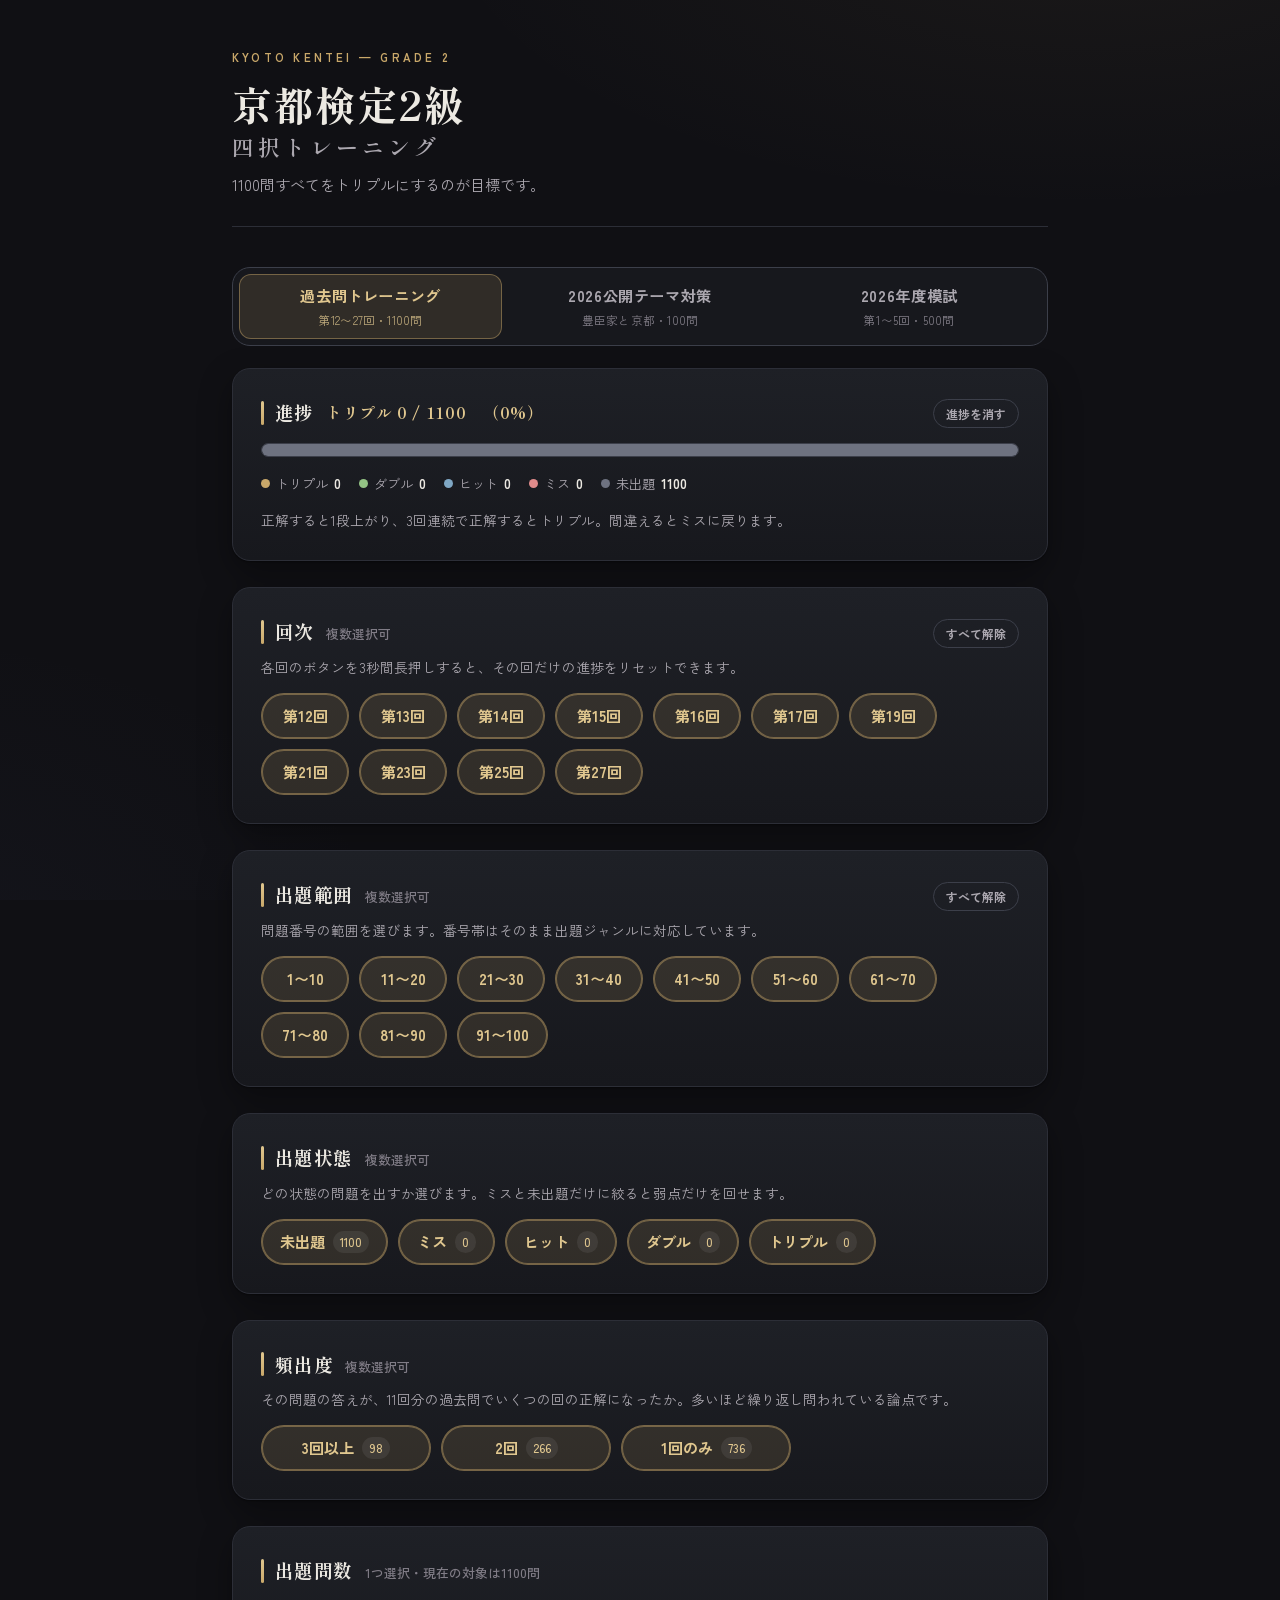
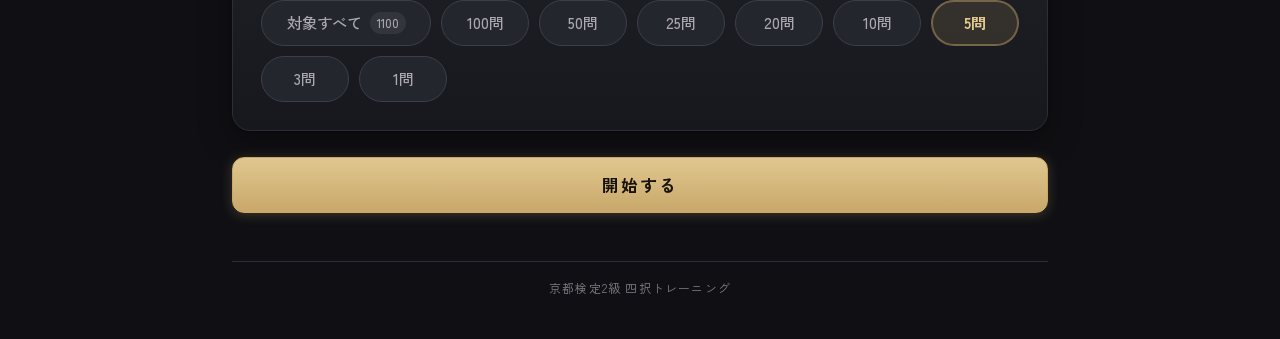
<file: index.html>
<!DOCTYPE html>
<html lang="ja">
<head>
  <meta charset="UTF-8">
  <meta name="viewport" content="width=device-width, initial-scale=1.0">
  <meta name="color-scheme" content="dark">
  <meta name="theme-color" content="#101014">
  <title>京都検定2級 四択トレーニング</title>

  <link rel="preconnect" href="https://fonts.googleapis.com">
  <link rel="preconnect" href="https://fonts.gstatic.com" crossorigin>
  <link href="https://fonts.googleapis.com/css2?family=Shippori+Mincho:wght@600;700&family=Zen+Kaku+Gothic+New:wght@400;500;700&display=swap" rel="stylesheet">

  <link rel="stylesheet" href="style.css?v=5.0.0">

  <script async src="https://www.googletagmanager.com/gtag/js?id=G-TKL5WQJBSB"></script>
  <script>
    window.dataLayer = window.dataLayer || [];
    function gtag(){dataLayer.push(arguments);}
    gtag('js', new Date());
    gtag('config', 'G-TKL5WQJBSB');
  </script>
</head>

<body>
<div class="app">

  <!-- ========================= -->
  <!-- ① 設定画面 -->
  <!-- ========================= -->
  <main id="screen-start" class="screen">
    <header class="app-header">
      <p class="app-eyebrow">KYOTO KENTEI — GRADE 2</p>
      <h1 class="app-title">京都検定2級<span class="app-title-sub">四択トレーニング</span></h1>
      <p class="app-lead" id="app-lead">1100問すべてをトリプルにするのが目標です。</p>
    </header>

    <!-- 学習モード切替。active な公開テーマがあるときだけ theme.js が表示する -->
    <nav id="mode-switch" class="mode-switch" role="tablist" aria-label="学習モード" hidden>
      <button type="button" class="mode-tab mode-tab-past" id="mode-tab-past" role="tab"
              data-mode="past" aria-controls="mode-past" aria-selected="true">
        <span class="mode-tab-main">過去問トレーニング</span>
        <span class="mode-tab-sub">第12〜27回・1100問</span>
      </button>
    </nav>

    <p id="mock-load-warning" class="alert" role="alert" hidden>2026年度模試の読み込みに失敗しました。再読み込みしてください。過去問・公開テーマはそのまま利用できます。</p>

    <!-- ===== 過去問トレーニング モード ===== -->
    <div id="mode-past" class="mode-panel" role="tabpanel" aria-labelledby="mode-tab-past">

    <!-- 進捗 -->
    <section class="panel mastery-panel" aria-labelledby="mastery-heading">
      <div class="panel-head">
        <h2 id="mastery-heading" class="panel-title">進捗</h2>
        <p id="mastery-headline" class="mastery-headline"></p>
        <button type="button" id="reset-progress-btn" class="btn-ghost btn-small">進捗を消す</button>
      </div>

      <div class="mastery-bar" id="mastery-bar" role="progressbar"
           aria-label="トリプル到達率" aria-valuemin="0" aria-valuemax="100" aria-valuenow="0">
        <span class="mastery-seg seg-triple" id="seg-triple"></span>
        <span class="mastery-seg seg-double" id="seg-double"></span>
        <span class="mastery-seg seg-hit" id="seg-hit"></span>
        <span class="mastery-seg seg-miss" id="seg-miss"></span>
        <span class="mastery-seg seg-new" id="seg-new"></span>
      </div>

      <ul class="mastery-legend">
        <li><span class="dot dot-triple"></span>トリプル<b id="count-triple">0</b></li>
        <li><span class="dot dot-double"></span>ダブル<b id="count-double">0</b></li>
        <li><span class="dot dot-hit"></span>ヒット<b id="count-hit">0</b></li>
        <li><span class="dot dot-miss"></span>ミス<b id="count-miss">0</b></li>
        <li><span class="dot dot-new"></span>未出題<b id="count-new">0</b></li>
      </ul>

      <p id="mastery-note" class="panel-desc mastery-note">
        正解すると1段上がり、3回連続で正解するとトリプル。間違えるとミスに戻ります。
      </p>
    </section>

    <!-- 回次 -->
    <section class="panel" aria-labelledby="exam-heading">
      <div class="panel-head">
        <h2 id="exam-heading" class="panel-title">回次</h2>
        <p class="panel-note">複数選択可</p>
        <button type="button" id="exam-toggle-btn" class="btn-ghost btn-small">すべて解除</button>
      </div>

      <p class="panel-desc">各回のボタンを3秒間長押しすると、その回だけの進捗をリセットできます。</p>

      <div id="exam-options" class="chip-group" role="group" aria-labelledby="exam-heading">
        <input type="checkbox" id="exam-12" name="exam" value="12" checked>
        <label class="chip" for="exam-12">第12回</label>

        <input type="checkbox" id="exam-13" name="exam" value="13" checked>
        <label class="chip" for="exam-13">第13回</label>

        <input type="checkbox" id="exam-14" name="exam" value="14" checked>
        <label class="chip" for="exam-14">第14回</label>

        <input type="checkbox" id="exam-15" name="exam" value="15" checked>
        <label class="chip" for="exam-15">第15回</label>

        <input type="checkbox" id="exam-16" name="exam" value="16" checked>
        <label class="chip" for="exam-16">第16回</label>

        <input type="checkbox" id="exam-17" name="exam" value="17" checked>
        <label class="chip" for="exam-17">第17回</label>

        <input type="checkbox" id="exam-19" name="exam" value="19" checked>
        <label class="chip" for="exam-19">第19回</label>

        <input type="checkbox" id="exam-21" name="exam" value="21" checked>
        <label class="chip" for="exam-21">第21回</label>

        <input type="checkbox" id="exam-23" name="exam" value="23" checked>
        <label class="chip" for="exam-23">第23回</label>

        <input type="checkbox" id="exam-25" name="exam" value="25" checked>
        <label class="chip" for="exam-25">第25回</label>

        <input type="checkbox" id="exam-27" name="exam" value="27" checked>
        <label class="chip" for="exam-27">第27回</label>
      </div>
    </section>

    <!-- 出題範囲 -->
    <section class="panel" aria-labelledby="range-heading">
      <div class="panel-head">
        <h2 id="range-heading" class="panel-title">出題範囲</h2>
        <p class="panel-note">複数選択可</p>
        <button type="button" id="range-toggle-btn" class="btn-ghost btn-small">すべて解除</button>
      </div>
      <p class="panel-desc">問題番号の範囲を選びます。番号帯はそのまま出題ジャンルに対応しています。</p>

      <div class="chip-group" role="group" aria-labelledby="range-heading">
        <input type="checkbox" id="range-01-10" name="range" value="1-10" checked>
        <label class="chip" for="range-01-10">1〜10</label>

        <input type="checkbox" id="range-11-20" name="range" value="11-20" checked>
        <label class="chip" for="range-11-20">11〜20</label>

        <input type="checkbox" id="range-21-30" name="range" value="21-30" checked>
        <label class="chip" for="range-21-30">21〜30</label>

        <input type="checkbox" id="range-31-40" name="range" value="31-40" checked>
        <label class="chip" for="range-31-40">31〜40</label>

        <input type="checkbox" id="range-41-50" name="range" value="41-50" checked>
        <label class="chip" for="range-41-50">41〜50</label>

        <input type="checkbox" id="range-51-60" name="range" value="51-60" checked>
        <label class="chip" for="range-51-60">51〜60</label>

        <input type="checkbox" id="range-61-70" name="range" value="61-70" checked>
        <label class="chip" for="range-61-70">61〜70</label>

        <input type="checkbox" id="range-71-80" name="range" value="71-80" checked>
        <label class="chip" for="range-71-80">71〜80</label>

        <input type="checkbox" id="range-81-90" name="range" value="81-90" checked>
        <label class="chip" for="range-81-90">81〜90</label>

        <input type="checkbox" id="range-91-100" name="range" value="91-100" checked>
        <label class="chip" for="range-91-100">91〜100</label>
      </div>
    </section>

    <!-- 出題状態 -->
    <section class="panel" aria-labelledby="stage-heading">
      <div class="panel-head">
        <h2 id="stage-heading" class="panel-title">出題状態</h2>
        <p class="panel-note">複数選択可</p>
      </div>
      <p class="panel-desc">どの状態の問題を出すか選びます。ミスと未出題だけに絞ると弱点だけを回せます。</p>

      <div class="chip-group" role="group" aria-labelledby="stage-heading">
        <input type="checkbox" id="stage-new" name="stage" value="new" checked>
        <label class="chip" for="stage-new">未出題<span class="chip-count" id="chip-count-new">0</span></label>

        <input type="checkbox" id="stage-miss" name="stage" value="miss" checked>
        <label class="chip" for="stage-miss">ミス<span class="chip-count" id="chip-count-miss">0</span></label>

        <input type="checkbox" id="stage-hit" name="stage" value="hit" checked>
        <label class="chip" for="stage-hit">ヒット<span class="chip-count" id="chip-count-hit">0</span></label>

        <input type="checkbox" id="stage-double" name="stage" value="double" checked>
        <label class="chip" for="stage-double">ダブル<span class="chip-count" id="chip-count-double">0</span></label>

        <input type="checkbox" id="stage-triple" name="stage" value="triple" checked>
        <label class="chip" for="stage-triple">トリプル<span class="chip-count" id="chip-count-triple">0</span></label>
      </div>
    </section>

    <!-- 頻出度 -->
    <section class="panel" aria-labelledby="freq-heading">
      <div class="panel-head">
        <h2 id="freq-heading" class="panel-title">頻出度</h2>
        <p class="panel-note">複数選択可</p>
      </div>
      <p class="panel-desc">その問題の答えが、11回分の過去問でいくつの回の正解になったか。多いほど繰り返し問われている論点です。</p>

      <div class="chip-group" role="group" aria-labelledby="freq-heading">
        <input type="checkbox" id="freq-high" name="freq" value="high" checked>
        <label class="chip chip-wide" for="freq-high">3回以上<span class="chip-count">98</span></label>

        <input type="checkbox" id="freq-mid" name="freq" value="mid" checked>
        <label class="chip chip-wide" for="freq-mid">2回<span class="chip-count">266</span></label>

        <input type="checkbox" id="freq-low" name="freq" value="low" checked>
        <label class="chip chip-wide" for="freq-low">1回のみ<span class="chip-count">736</span></label>
      </div>
    </section>

    <!-- 出題問数 -->
    <section class="panel" aria-labelledby="count-heading">
      <div class="panel-head">
        <h2 id="count-heading" class="panel-title">出題問数</h2>
        <p id="count-availability" class="panel-note" aria-live="polite">1つ選択</p>
      </div>

      <div class="chip-group" role="radiogroup" aria-labelledby="count-heading">
        <input type="radio" id="count-all" name="count" value="all">
        <label class="chip chip-wide" for="count-all">対象すべて<span class="chip-count" id="count-all-num">0</span></label>

        <input type="radio" id="count-100" name="count" value="100">
        <label class="chip" for="count-100">100問</label>

        <input type="radio" id="count-50" name="count" value="50">
        <label class="chip" for="count-50">50問</label>

        <input type="radio" id="count-25" name="count" value="25">
        <label class="chip" for="count-25">25問</label>

        <input type="radio" id="count-20" name="count" value="20">
        <label class="chip" for="count-20">20問</label>

        <input type="radio" id="count-10" name="count" value="10">
        <label class="chip" for="count-10">10問</label>

        <input type="radio" id="count-5" name="count" value="5" checked>
        <label class="chip" for="count-5">5問</label>

        <input type="radio" id="count-3" name="count" value="3">
        <label class="chip" for="count-3">3問</label>

        <input type="radio" id="count-1" name="count" value="1">
        <label class="chip" for="count-1">1問</label>
      </div>
    </section>

    <div id="start-error" class="alert" role="alert" hidden></div>

    <button id="start-btn" type="button" class="btn-primary btn-block">開始する</button>

    </div>
    <!-- ===== /過去問トレーニング モード ===== -->

    <!-- ===== 公開テーマ モード（期間限定・過去問とは別管理）=====
         theme.js が data/themes.json の active なテーマごとにパネルを描画する -->
    <div id="theme-area" class="theme-area" hidden></div>
    <div id="mode-mock-2026" class="mode-panel" role="tabpanel" aria-labelledby="mode-tab-mock-2026" hidden></div>
  </main>

  <!-- ========================= -->
  <!-- ② 出題画面 -->
  <!-- ========================= -->
  <main id="screen-quiz" class="screen" hidden>
    <div class="quiz-top">
      <p class="quiz-meta">
        <span id="question-meta"></span>
        <span id="question-stage" class="stage-tag"></span>
      </p>
      <p id="question-counter" class="quiz-counter" aria-live="polite"></p>
    </div>

    <div class="progress" role="progressbar" aria-label="進捗"
         aria-valuemin="0" aria-valuemax="100" aria-valuenow="0" id="progress-bar">
      <div class="progress-fill" id="progress-fill"></div>
    </div>

    <article class="panel quiz-panel">
      <h2 id="question-text" class="question-text" tabindex="-1"></h2>

      <div id="answer-area" class="answer-area"></div>

      <p class="quiz-hint" aria-hidden="true">キー 1〜4 で選択 ／ Enter で次へ</p>

      <button id="next-btn" type="button" class="btn-primary btn-block">次へ</button>
    </article>
  </main>

  <!-- ========================= -->
  <!-- ③ 結果画面 -->
  <!-- ========================= -->
  <main id="screen-result" class="screen" hidden>
    <header class="result-head">
      <p class="app-eyebrow">RESULT</p>
      <h2 class="panel-title-lg">結果</h2>
    </header>

    <section class="panel score-panel" aria-labelledby="score">
      <p id="score" class="score-line"></p>
      <div class="score-detail">
        <p id="score-percent" class="score-percent"></p>
        <p id="score-sub" class="score-sub"></p>
        <p id="score-changes" class="score-changes"></p>
      </div>
    </section>

    <section aria-label="各問題の結果">
      <ol id="result-list" class="result-list"></ol>
    </section>

    <button id="back-to-start-btn" type="button" class="btn-secondary btn-block">スタート画面に戻る</button>
  </main>

  <footer class="app-footer">
    <p>京都検定2級 四択トレーニング</p>
  </footer>
</div>

<script src="app.js?v=5.0.0"></script>
<script src="mock.js?v=5.0.0"></script>
<script src="theme.js?v=5.0.0"></script>
</body>
</html>
</file>
<file: style.css>
/* =====================================================
   京都検定2級 四択トレーニング — Design System
   墨（すみ）の背景に金茶のひと差し。静かな学習ツール。
   ===================================================== */

:root {
  /* 色 — 京の伝統色を基調に */
  --bg: #101014;            /* 墨 */
  --bg-glow: #16151c;
  --surface: #17181d;       /* 面 */
  --surface-2: #1e2026;     /* 面（強調） */
  --surface-3: #24262e;
  --line: #2c2e37;          /* 罫線 */
  --line-strong: #3c3f4a;

  --text: #ece9e2;          /* 和紙色の白 */
  --text-dim: #aca8b0;
  --text-faint: #807c86;

  --gold: #c9a86a;          /* 金茶 — 唯一のアクセント */
  --gold-bright: #e0c78f;
  --gold-dim: rgba(201, 168, 106, 0.14);
  --gold-line: rgba(201, 168, 106, 0.45);

  --ok: #9ecf8f;            /* 若苗 */
  --ok-bg: rgba(120, 190, 110, 0.12);
  --ng: #ef9a9a;            /* 退紅 */
  --ng-bg: rgba(220, 90, 90, 0.12);

  --focus: #7db8ff;         /* フォーカスリング（アクセントと衝突しない寒色） */

  /* 字 */
  --font-body: "Zen Kaku Gothic New", "Hiragino Kaku Gothic ProN",
    "Noto Sans JP", -apple-system, BlinkMacSystemFont, sans-serif;
  --font-display: "Shippori Mincho", "Hiragino Mincho ProN",
    "Yu Mincho", serif;

  /* 形 */
  --radius: 12px;
  --radius-lg: 18px;
  --shadow: 0 1px 2px rgba(0, 0, 0, 0.4), 0 12px 32px rgba(0, 0, 0, 0.35);
}

/* =========================
   ベース
========================= */
*,
*::before,
*::after {
  box-sizing: border-box;
}

html {
  -webkit-text-size-adjust: 100%;
}

body {
  margin: 0;
  min-height: 100vh;
  background-color: var(--bg);
  background-image:
    radial-gradient(1100px 500px at 85% -10%, rgba(201, 168, 106, 0.06), transparent 60%),
    radial-gradient(900px 600px at -10% 110%, rgba(80, 90, 140, 0.07), transparent 60%);
  background-attachment: fixed;
  color: var(--text);
  font-family: var(--font-body);
  font-size: 16px;
  line-height: 1.7;
}

.app {
  max-width: 880px;
  margin: 0 auto;
  padding: clamp(20px, 4vw, 48px) clamp(16px, 4vw, 32px) 40px;
}

[hidden] {
  display: none !important;
}

.screen {
  animation: screen-in 0.35s ease both;
}

@keyframes screen-in {
  from {
    opacity: 0;
    transform: translateY(8px);
  }
  to {
    opacity: 1;
    transform: none;
  }
}

/* =========================
   見出し・ヘッダー
========================= */
.app-header {
  margin-bottom: clamp(24px, 4vw, 40px);
  padding-bottom: clamp(18px, 3vw, 28px);
  border-bottom: 1px solid var(--line);
}

.app-eyebrow {
  margin: 0 0 10px;
  color: var(--gold);
  font-size: 0.72rem;
  font-weight: 700;
  letter-spacing: 0.28em;
}

.app-title {
  margin: 0 0 12px;
  font-family: var(--font-display);
  font-size: clamp(1.7rem, 4.5vw, 2.5rem);
  font-weight: 700;
  line-height: 1.3;
  letter-spacing: 0.04em;
}

.app-title-sub {
  display: block;
  margin-top: 2px;
  color: var(--text-dim);
  font-size: 0.55em;
  font-weight: 600;
  letter-spacing: 0.18em;
}

.app-lead {
  margin: 0;
  color: var(--text-dim);
  font-size: 0.95rem;
}

/* =========================
   パネル（共通カード）
========================= */
.panel {
  margin-bottom: clamp(18px, 3vw, 26px);
  padding: clamp(18px, 3.5vw, 28px);
  background: linear-gradient(180deg, var(--surface-2), var(--surface));
  border: 1px solid var(--line);
  border-radius: var(--radius-lg);
  box-shadow: var(--shadow);
}

.panel-head {
  display: flex;
  align-items: baseline;
  flex-wrap: wrap;
  gap: 4px 12px;
  margin-bottom: 14px;
}

.panel-title {
  position: relative;
  margin: 0;
  padding-left: 14px;
  font-family: var(--font-display);
  font-size: 1.15rem;
  font-weight: 700;
  letter-spacing: 0.08em;
}

/* 見出しの金の縦線 — セクションの署名 */
.panel-title::before {
  content: "";
  position: absolute;
  left: 0;
  top: 0.2em;
  bottom: 0.2em;
  width: 3px;
  border-radius: 2px;
  background: linear-gradient(180deg, var(--gold-bright), var(--gold));
}

.panel-title-lg {
  margin: 0;
  font-family: var(--font-display);
  font-size: clamp(1.5rem, 4vw, 2rem);
  font-weight: 700;
  letter-spacing: 0.08em;
}

.panel-note {
  margin: 0;
  color: var(--text-faint);
  font-size: 0.8rem;
  font-weight: 500;
}

.panel-desc {
  margin: -6px 0 14px;
  color: var(--text-dim);
  font-size: 0.85rem;
}

.panel-head .btn-ghost {
  margin-left: auto;
}

/* =========================
   選択チップ
========================= */
.chip-group {
  display: flex;
  flex-wrap: wrap;
  gap: 10px;
}

.chip-group input[type="radio"],
.chip-group input[type="checkbox"] {
  position: absolute;
  width: 1px;
  height: 1px;
  margin: -1px;
  clip-path: inset(50%);
  overflow: hidden;
}

.chip {
  display: inline-flex;
  align-items: center;
  justify-content: center;
  min-height: 46px;
  min-width: 88px;
  padding: 8px 18px;
  border: 1px solid var(--line-strong);
  border-radius: 999px;
  background-color: var(--surface-3);
  color: var(--text-dim);
  font-size: 0.95rem;
  font-weight: 500;
  cursor: pointer;
  user-select: none;
  transition:
    background-color 0.15s ease,
    border-color 0.15s ease,
    color 0.15s ease,
    box-shadow 0.15s ease,
    transform 0.06s ease;
}

.chip-wide {
  min-width: 170px;
}

.chip:hover {
  background-color: #2b2e37;
  border-color: #4c505c;
  color: var(--text);
}

.chip:active {
  transform: translateY(1px);
}

.chip-group input:checked + .chip {
  background-color: var(--gold-dim);
  border-color: var(--gold-line);
  color: var(--gold-bright);
  font-weight: 700;
  box-shadow: inset 0 0 0 1px var(--gold-line);
}

.chip-group input:checked + .chip:hover {
  background-color: rgba(201, 168, 106, 0.2);
}

.chip-group input:focus-visible + .chip {
  outline: 3px solid var(--focus);
  outline-offset: 2px;
}

.chip-group input:disabled + .chip {
  opacity: 0.38;
  cursor: not-allowed;
  background-color: var(--surface);
  border-color: var(--line);
  color: var(--text-faint);
  box-shadow: none;
}

.chip-group input:disabled + .chip:hover {
  background-color: var(--surface);
  border-color: var(--line);
  color: var(--text-faint);
}

/* =========================
   ボタン
========================= */
.btn-primary,
.btn-secondary,
.btn-ghost {
  font-family: inherit;
  font-weight: 700;
  border-radius: var(--radius);
  cursor: pointer;
  transition:
    background-color 0.15s ease,
    border-color 0.15s ease,
    color 0.15s ease,
    box-shadow 0.15s ease,
    transform 0.06s ease;
}

.btn-primary {
  padding: 15px 24px;
  font-size: 1.05rem;
  letter-spacing: 0.12em;
  color: #17130a;
  background: linear-gradient(180deg, var(--gold-bright), var(--gold));
  border: 1px solid var(--gold);
  box-shadow: 0 2px 12px rgba(201, 168, 106, 0.25);
}

.btn-primary:hover {
  background: linear-gradient(180deg, #ead6a4, var(--gold-bright));
  box-shadow: 0 4px 18px rgba(201, 168, 106, 0.35);
}

.btn-primary:active {
  transform: translateY(1px);
  box-shadow: 0 1px 6px rgba(201, 168, 106, 0.25);
}

.btn-primary:disabled {
  background: var(--surface-3);
  border-color: var(--line-strong);
  color: var(--text-faint);
  box-shadow: none;
  cursor: not-allowed;
}

.btn-secondary {
  padding: 14px 24px;
  font-size: 1rem;
  letter-spacing: 0.1em;
  color: var(--text);
  background-color: transparent;
  border: 1px solid var(--line-strong);
}

.btn-secondary:hover {
  border-color: var(--gold-line);
  color: var(--gold-bright);
  background-color: var(--gold-dim);
}

.btn-secondary:active {
  transform: translateY(1px);
}

.btn-ghost {
  padding: 6px 14px;
  font-size: 0.8rem;
  font-weight: 600;
  color: var(--text-dim);
  background: transparent;
  border: 1px solid var(--line-strong);
  border-radius: 999px;
}

.btn-ghost:hover {
  color: var(--text);
  border-color: #4c505c;
  background-color: var(--surface-3);
}

.btn-block {
  display: block;
  width: 100%;
}

.btn-primary:focus-visible,
.btn-secondary:focus-visible,
.btn-ghost:focus-visible,
.choice-btn:focus-visible {
  outline: 3px solid var(--focus);
  outline-offset: 2px;
}

/* =========================
   エラー表示
========================= */
.alert {
  margin: 0 0 18px;
  padding: 14px 18px;
  border: 1px solid rgba(220, 90, 90, 0.5);
  border-radius: var(--radius);
  background-color: var(--ng-bg);
  color: var(--ng);
  font-weight: 500;
}

/* =========================
   出題画面
========================= */
.quiz-top {
  display: flex;
  flex-wrap: wrap;
  justify-content: space-between;
  align-items: baseline;
  gap: 4px 16px;
  margin-bottom: 10px;
}

.quiz-meta {
  margin: 0;
  color: var(--text-dim);
  font-size: 0.9rem;
  font-weight: 600;
  letter-spacing: 0.06em;
}

.quiz-counter {
  margin: 0;
  color: var(--gold-bright);
  font-family: var(--font-display);
  font-size: 1.05rem;
  font-weight: 700;
  font-variant-numeric: tabular-nums;
  letter-spacing: 0.08em;
}

.progress {
  height: 4px;
  margin-bottom: 20px;
  border-radius: 999px;
  background-color: var(--surface-3);
  overflow: hidden;
}

.progress-fill {
  height: 100%;
  width: 0%;
  border-radius: inherit;
  background: linear-gradient(90deg, var(--gold), var(--gold-bright));
  transition: width 0.3s ease;
}

.quiz-panel {
  padding-top: clamp(22px, 4vw, 32px);
}

.question-text {
  margin: 0 0 22px;
  font-size: clamp(1.1rem, 2.4vw, 1.35rem);
  font-weight: 700;
  line-height: 1.85;
  overflow-wrap: anywhere;
}

.answer-area {
  display: grid;
  gap: 12px;
}

.choice-btn {
  display: flex;
  align-items: flex-start;
  gap: 14px;
  width: 100%;
  padding: 14px 16px;
  font-family: inherit;
  font-size: 1rem;
  line-height: 1.6;
  text-align: left;
  color: var(--text);
  background-color: var(--surface-3);
  border: 1px solid var(--line-strong);
  border-radius: var(--radius);
  cursor: pointer;
  transition:
    background-color 0.15s ease,
    border-color 0.15s ease,
    box-shadow 0.15s ease,
    transform 0.06s ease;
}

.choice-btn:hover {
  background-color: #2b2e37;
  border-color: #4c505c;
}

.choice-btn:active {
  transform: translateY(1px);
}

.choice-marker {
  flex: 0 0 30px;
  display: inline-flex;
  align-items: center;
  justify-content: center;
  height: 30px;
  margin-top: 1px;
  border: 1px solid var(--line-strong);
  border-radius: 50%;
  color: var(--text-dim);
  font-size: 0.85rem;
  font-weight: 700;
  font-variant-numeric: tabular-nums;
  transition: inherit;
}

.choice-text {
  flex: 1 1 auto;
  overflow-wrap: anywhere;
}

.choice-btn.is-selected {
  background-color: var(--gold-dim);
  border-color: var(--gold-line);
  box-shadow: inset 0 0 0 1px var(--gold-line);
  color: var(--gold-bright);
  font-weight: 700;
}

.choice-btn.is-selected .choice-marker {
  background-color: var(--gold);
  border-color: var(--gold);
  color: #17130a;
}

.quiz-hint {
  margin: 16px 0 14px;
  color: var(--text-faint);
  font-size: 0.78rem;
  text-align: center;
  letter-spacing: 0.08em;
}

/* =========================
   結果画面
========================= */
.result-head {
  margin-bottom: 20px;
}

.score-panel {
  display: flex;
  flex-wrap: wrap;
  align-items: baseline;
  justify-content: space-between;
  gap: 8px 24px;
}

.score-line {
  margin: 0;
  font-family: var(--font-display);
  font-size: clamp(1.5rem, 4.5vw, 2.1rem);
  font-weight: 700;
  letter-spacing: 0.06em;
  font-variant-numeric: tabular-nums;
}

.score-line .score-num {
  color: var(--gold-bright);
  font-size: 1.35em;
}

.score-detail {
  text-align: right;
}

.score-percent {
  margin: 0;
  color: var(--gold);
  font-family: var(--font-display);
  font-size: 1.3rem;
  font-weight: 700;
  font-variant-numeric: tabular-nums;
}

.score-sub {
  margin: 2px 0 0;
  color: var(--text-dim);
  font-size: 0.85rem;
}

.result-list {
  list-style: none;
  margin: 0 0 24px;
  padding: 0;
  display: grid;
  gap: 14px;
}

.result-item {
  display: grid;
  grid-template-columns: auto 1fr;
  gap: 14px;
  padding: 18px 20px;
  background: linear-gradient(180deg, var(--surface-2), var(--surface));
  border: 1px solid var(--line);
  border-left-width: 4px;
  border-radius: var(--radius);
}

.result-item.is-correct {
  border-left-color: var(--ok);
}

.result-item.is-incorrect {
  border-left-color: var(--ng);
}

.result-badge {
  flex: 0 0 auto;
  display: inline-flex;
  align-items: center;
  justify-content: center;
  width: 40px;
  height: 40px;
  border-radius: 50%;
  font-size: 1.25rem;
  font-weight: 700;
}

.result-item.is-correct .result-badge {
  background-color: var(--ok-bg);
  color: var(--ok);
}

.result-item.is-incorrect .result-badge {
  background-color: var(--ng-bg);
  color: var(--ng);
}

.result-body {
  min-width: 0;
}

.result-meta {
  margin: 0 0 4px;
  color: var(--text-faint);
  font-size: 0.8rem;
  font-weight: 600;
  letter-spacing: 0.06em;
}

.result-question {
  margin: 0 0 12px;
  font-size: 0.98rem;
  line-height: 1.7;
  overflow-wrap: anywhere;
}

.result-answers {
  display: grid;
  gap: 4px;
  margin: 0;
}

.result-answers > div {
  display: flex;
  flex-wrap: wrap;
  gap: 2px 10px;
  font-size: 0.92rem;
}

.result-answers dt {
  flex: 0 0 96px;
  margin: 0;
  color: var(--text-faint);
  font-weight: 500;
}

.result-answers dd {
  flex: 1 1 auto;
  margin: 0;
  min-width: 0;
  overflow-wrap: anywhere;
}

.result-answers .answer-correct {
  color: var(--ok);
  font-weight: 700;
}

.result-answers .answer-wrong {
  color: var(--ng);
  font-weight: 700;
}

/* =========================
   生成AI相談プロンプト
========================= */
.ai-prompt-copy {
  display: inline-flex;
  align-items: center;
  justify-content: center;
  gap: 9px;
  min-height: 42px;
  margin-top: 14px;
  padding: 8px 13px;
  border: 1px solid var(--line-strong);
  border-radius: 10px;
  background-color: transparent;
  color: var(--text-dim);
  font-family: inherit;
  font-size: 0.82rem;
  font-weight: 700;
  line-height: 1.35;
  cursor: pointer;
  user-select: none;
  -webkit-tap-highlight-color: transparent;
  transition:
    background-color 0.15s ease,
    border-color 0.15s ease,
    color 0.15s ease,
    transform 0.06s ease;
}

.ai-prompt-copy:hover {
  border-color: var(--gold-line);
  background-color: var(--gold-dim);
  color: var(--gold-bright);
}

.ai-prompt-copy:active {
  transform: translateY(1px);
}

.ai-prompt-copy:focus-visible {
  outline: 3px solid var(--focus);
  outline-offset: 2px;
}

.ai-prompt-copy.is-copied {
  border-color: rgba(120, 190, 110, 0.42);
  background-color: var(--ok-bg);
  color: var(--ok);
}

.ai-prompt-copy.is-error {
  border-color: rgba(220, 90, 90, 0.45);
  background-color: var(--ng-bg);
  color: var(--ng);
}

.copy-icon {
  position: relative;
  flex: 0 0 18px;
  width: 18px;
  height: 18px;
}

.copy-icon::before,
.copy-icon::after {
  content: "";
  position: absolute;
  width: 11px;
  height: 11px;
  border: 1.7px solid currentColor;
  border-radius: 3px;
  background-color: var(--surface);
}

.copy-icon::before {
  top: 1px;
  left: 6px;
}

.copy-icon::after {
  top: 6px;
  left: 1px;
}

/* =========================
   フッター
========================= */
.app-footer {
  margin-top: 48px;
  padding-top: 16px;
  border-top: 1px solid var(--line);
  color: var(--text-faint);
  font-size: 0.75rem;
  text-align: center;
  letter-spacing: 0.1em;
}

.app-footer p {
  margin: 0;
}

/* =========================
   レスポンシブ
========================= */
@media (max-width: 640px) {
  .chip {
    flex: 1 1 calc(33.333% - 7px);
    min-width: 0;
    padding: 8px 10px;
    font-size: 0.9rem;
  }

  .chip-wide {
    flex-basis: 100%;
  }

  .result-item {
    padding: 14px;
    gap: 12px;
  }

  .result-badge {
    width: 34px;
    height: 34px;
    font-size: 1.05rem;
  }

  .ai-prompt-copy {
    width: 100%;
  }

  .result-answers dt {
    flex-basis: 100%;
  }

  .score-panel {
    flex-direction: column;
    align-items: flex-start;
  }

  .score-detail {
    text-align: left;
  }

  .quiz-hint {
    display: none; /* タッチ端末ではキーボードヒントを隠す */
  }
}

@media (max-width: 400px) {
  .chip {
    flex-basis: calc(50% - 5px);
  }
}

/* =========================
   アクセシビリティ
========================= */
@media (prefers-reduced-motion: reduce) {
  *,
  *::before,
  *::after {
    animation-duration: 0.01ms !important;
    animation-iteration-count: 1 !important;
    transition-duration: 0.01ms !important;
  }
}

/* =====================================================
   追加分 — 習得度（未出題／ミス／ヒット／ダブル／トリプル）
   段が上がるほど色が金に近づく。全部トリプル＝金一色。
   ===================================================== */

:root {
  --stage-miss: #e08b8b;      /* 退紅 */
  --stage-hit: #7fa7c4;       /* 縹 */
  --stage-double: #93c384;    /* 若苗 */
  --stage-triple: var(--gold);
  --stage-new: #6e7280;       /* 鈍色 */
}

/* ---- 進捗パネル ---- */
.mastery-headline {
  margin: 0;
  color: var(--gold-bright);
  font-family: var(--font-display);
  font-size: 1rem;
  font-weight: 700;
  font-variant-numeric: tabular-nums;
  letter-spacing: 0.04em;
}

.mastery-bar {
  display: flex;
  height: 14px;
  margin: 4px 0 16px;
  border: 1px solid var(--line-strong);
  border-radius: 999px;
  background-color: var(--surface-3);
  overflow: hidden;
}

.mastery-seg {
  height: 100%;
  width: 0%;
  transition: width 0.45s ease;
}

.seg-triple { background: linear-gradient(180deg, var(--gold-bright), var(--gold)); }
.seg-double { background-color: var(--stage-double); }
.seg-hit { background-color: var(--stage-hit); }
.seg-miss { background-color: var(--stage-miss); }
.seg-new { background-color: var(--stage-new); }

.mastery-legend {
  display: flex;
  flex-wrap: wrap;
  gap: 6px 18px;
  margin: 0;
  padding: 0;
  list-style: none;
  color: var(--text-dim);
  font-size: 0.82rem;
}

.mastery-legend li {
  display: inline-flex;
  align-items: center;
  gap: 6px;
}

.mastery-legend b {
  color: var(--text);
  font-variant-numeric: tabular-nums;
}

.dot {
  width: 9px;
  height: 9px;
  border-radius: 50%;
  flex: 0 0 auto;
}

.dot-triple { background-color: var(--stage-triple); }
.dot-double { background-color: var(--stage-double); }
.dot-hit { background-color: var(--stage-hit); }
.dot-miss { background-color: var(--stage-miss); }
.dot-new { background-color: var(--stage-new); }

.mastery-note {
  margin: 14px 0 0;
}

.mastery-panel .panel-head {
  align-items: center;
}

/* ---- チップ内の件数 ---- */
.chip-count {
  margin-left: 8px;
  padding: 1px 7px;
  border-radius: 999px;
  background-color: rgba(255, 255, 255, 0.07);
  color: inherit;
  font-size: 0.78em;
  font-weight: 500;
  font-variant-numeric: tabular-nums;
}

/* ---- 状態タグ ---- */
.stage-tag {
  display: inline-block;
  padding: 2px 10px;
  border-radius: 999px;
  border: 1px solid currentColor;
  font-size: 0.75rem;
  font-weight: 700;
  letter-spacing: 0.04em;
  white-space: nowrap;
}

.stage-triple { color: var(--stage-triple); }
.stage-double { color: var(--stage-double); }
.stage-hit { color: var(--stage-hit); }
.stage-miss { color: var(--stage-miss); }
.stage-new { color: var(--text-faint); }

.quiz-meta {
  display: inline-flex;
  align-items: center;
  gap: 10px;
  flex-wrap: wrap;
}

/* ---- 頻出タグ ---- */
.freq-tag {
  display: inline-block;
  padding: 1px 8px;
  border-radius: 999px;
  background-color: var(--gold-dim);
  border: 1px solid var(--gold-line);
  color: var(--gold-bright);
  font-size: 0.72rem;
  font-weight: 700;
  letter-spacing: 0.04em;
}

/* ---- 結果の段位変化 ---- */
.result-transition {
  display: flex;
  align-items: center;
  gap: 8px;
  margin: 12px 0 0;
  color: var(--text-faint);
  font-size: 0.85rem;
}

.score-changes {
  margin: 6px 0 0;
  color: var(--gold);
  font-size: 0.85rem;
  font-weight: 700;
  font-variant-numeric: tabular-nums;
}

/* ---- 小さいゴーストボタン ---- */
.btn-small {
  padding: 5px 12px;
  font-size: 0.75rem;
}

@media (max-width: 640px) {
  .mastery-legend {
    gap: 6px 14px;
    font-size: 0.78rem;
  }

  .mastery-headline {
    width: 100%;
    order: 3;
  }

  .mastery-panel .panel-head {
    align-items: baseline;
  }
}

/* ページ間の行き来 */
.map-nav {
  margin: 14px 0 0;
  font-size: 0.9rem;
}

.map-nav a {
  color: var(--gold);
  text-decoration: none;
  border-bottom: 1px solid transparent;
}

.map-nav a:hover {
  color: var(--gold-bright);
  border-bottom-color: var(--gold-line);
}

/* =====================================================
   追加分 — 公開テーマ（期間限定・過去問とは別枠）
   過去問の金茶に対し、朱をアクセントにして区別する。
   ===================================================== */

:root {
  --theme-accent: #e0855c;            /* 朱 */
  --theme-accent-bright: #f0a37f;
  --theme-accent-dim: rgba(224, 133, 92, 0.12);
  --theme-accent-line: rgba(224, 133, 92, 0.5);
}

.theme-area {
  margin: 0;
}

/* ---- 学習モード切替（過去問トレーニング ⇔ 公開テーマ） ---- */
.mode-switch {
  display: grid;
  grid-template-columns: repeat(auto-fit, minmax(0, 1fr));
  grid-auto-flow: column;
  gap: 6px;
  margin: 0 0 22px;
  padding: 6px;
  border: 1px solid var(--line-strong);
  border-radius: calc(var(--radius) + 6px);
  background-color: var(--surface);
}

.mode-tab {
  display: flex;
  flex-direction: column;
  align-items: center;
  justify-content: center;
  gap: 2px;
  min-height: 58px;
  padding: 8px 10px;
  border: 1px solid transparent;
  border-radius: var(--radius);
  background: transparent;
  color: var(--text-dim);
  font: inherit;
  text-align: center;
  cursor: pointer;
  transition: background-color 0.2s ease, color 0.2s ease, border-color 0.2s ease;
}

.mode-tab:hover {
  color: var(--text);
  background-color: var(--surface-3);
}

.mode-tab-main {
  font-size: 0.95rem;
  font-weight: 700;
  letter-spacing: 0.04em;
}

.mode-tab-sub {
  color: var(--text-faint);
  font-size: 0.72rem;
  letter-spacing: 0.02em;
}

.mode-tab-past.is-active {
  background-color: var(--gold-dim);
  border-color: var(--gold-line);
  color: var(--gold-bright);
}

.mode-tab-theme.is-active {
  background-color: var(--theme-accent-dim);
  border-color: var(--theme-accent-line);
  color: var(--theme-accent-bright);
}

.mode-tab.is-active .mode-tab-sub {
  color: inherit;
  opacity: 0.8;
}

.mode-tab:focus-visible {
  outline: 3px solid var(--focus);
  outline-offset: 2px;
}

/* テーマモード指定で開いたとき、テーマ読込完了まで過去問UIを出さない */
.mode-pending #mode-past {
  display: none !important;
}

.theme-panel {
  border-color: var(--theme-accent-line);
  box-shadow: inset 4px 0 0 var(--theme-accent), var(--shadow);
}

.theme-eyebrow {
  display: flex;
  align-items: center;
  gap: 10px;
  margin: 0 0 6px;
  color: var(--theme-accent);
  font-size: 0.8rem;
  font-weight: 700;
  letter-spacing: 0.08em;
}

.theme-badge {
  padding: 2px 9px;
  border-radius: 999px;
  border: 1px solid var(--theme-accent-line);
  background-color: var(--theme-accent-dim);
  color: var(--theme-accent-bright);
  font-size: 0.72rem;
}

.theme-title {
  margin: 0 0 10px;
  font-family: var(--font-display);
  font-size: 1.5rem;
  letter-spacing: 0.06em;
  color: var(--text);
}

.theme-desc {
  margin: 0 0 8px;
}

.theme-subtitle {
  margin: 0;
  color: var(--text);
  font-size: 0.95rem;
  font-weight: 700;
}

.theme-progress {
  margin: 18px 0 6px;
  padding: 14px 16px;
  border: 1px solid var(--line);
  border-radius: var(--radius);
  background-color: var(--surface);
}

.theme-progress .panel-head {
  align-items: center;
}

.theme-headline {
  color: var(--theme-accent-bright);
}

.theme-block {
  margin-top: 18px;
}

.theme-block .theme-subtitle {
  margin-bottom: 10px;
}

.theme-panel .chip-group input:checked + .chip {
  background-color: var(--theme-accent-dim);
  border-color: var(--theme-accent-line);
  color: var(--theme-accent-bright);
  box-shadow: inset 0 0 0 1px var(--theme-accent-line);
}

.theme-actions {
  display: grid;
  gap: 10px;
  margin-top: 20px;
}

.theme-btn {
  background: linear-gradient(180deg, var(--theme-accent-bright), var(--theme-accent));
  border-color: var(--theme-accent);
}

.theme-btn:hover {
  background: linear-gradient(180deg, #f6bb9d, var(--theme-accent-bright));
}

.theme-nav a {
  color: var(--theme-accent);
}

.theme-nav a:hover {
  color: var(--theme-accent-bright);
  border-bottom-color: var(--theme-accent-line);
}

/* 結果画面の解説（解説を持つ問題のみ表示） */
.result-explanation {
  margin: 12px 0 0;
  padding: 10px 12px;
  border-left: 3px solid var(--theme-accent-line);
  border-radius: 6px;
  background-color: var(--surface);
  color: var(--text-dim);
  font-size: 0.88rem;
  line-height: 1.75;
}

.result-explanation-label {
  display: inline-block;
  margin-right: 8px;
  color: var(--theme-accent-bright);
  font-size: 0.75rem;
  font-weight: 700;
  letter-spacing: 0.06em;
}

@media (max-width: 640px) {
  .theme-title {
    font-size: 1.3rem;
  }

  .theme-progress {
    padding: 12px;
  }

  .theme-progress .theme-headline {
    width: 100%;
    order: 3;
  }
}

/* 回次の長押し：通常のスクロールを維持し、選択／メニュー表示を抑止。 */
#exam-options .chip {
  -webkit-touch-callout: none;
  -webkit-user-select: none;
  touch-action: pan-y pinch-zoom;
}

#exam-options .chip.is-long-pressing {
  border-color: var(--gold-bright);
  box-shadow: inset 0 0 0 1px var(--gold-bright), 0 0 0 3px rgba(201, 168, 106, 0.18);
}

/* 第3モード：青磁色。既存の金茶・朱と区別する。 */
:root { --mock-accent: #96c8b9; --mock-line: rgba(150,200,185,.5); --mock-dim: rgba(150,200,185,.13); }
.mode-tab-mock.is-active { color: var(--mock-accent); border-color: var(--mock-line); background: var(--mock-dim); }
.mock-panel { border-color: var(--mock-line); box-shadow: inset 4px 0 0 var(--mock-accent), var(--shadow); }
#mode-mock-2026 .chip-group input:checked:not(:disabled) + .chip { color: var(--mock-accent); border-color: var(--mock-line); background: var(--mock-dim); }
#mode-mock-2026 .mastery-headline { color: var(--mock-accent); }
#mock-round-options .chip { -webkit-touch-callout: none; -webkit-user-select: none; user-select: none; touch-action: pan-y pinch-zoom; }
#mock-round-options .chip.is-long-pressing { border-color: var(--mock-accent); box-shadow: inset 0 0 0 1px var(--mock-accent), 0 0 0 3px var(--mock-dim); }
.mock-chip-sub { font-size: .72rem; color: inherit; opacity: .85; }
.mock-themes { margin-top: 14px; font-size: .85rem; color: var(--text-dim); }
.mock-themes summary { cursor: pointer; }
.mock-theme-row { display: flex; justify-content: space-between; align-items: center; gap: 10px; padding: 8px 0; border-bottom: 1px solid var(--line); }
.mock-theme-row button { flex-shrink: 0; }
.mock-start { background: var(--mock-accent); border-color: var(--mock-line); color: var(--bg); }
.mock-start:hover { background: #b3d9cc; }
@media (max-width: 480px) {
  .mode-tab { padding: 6px 3px; min-width: 0; }
  .mode-tab-main { font-size: .79rem; letter-spacing: 0; overflow-wrap: anywhere; }
  .mode-tab-sub { font-size: .65rem; overflow-wrap: anywhere; }
  .mock-theme-row { align-items: flex-start; }
}

#mode-mock-2026 .mock-chip-sub { margin-left: 6px; }
</file>
